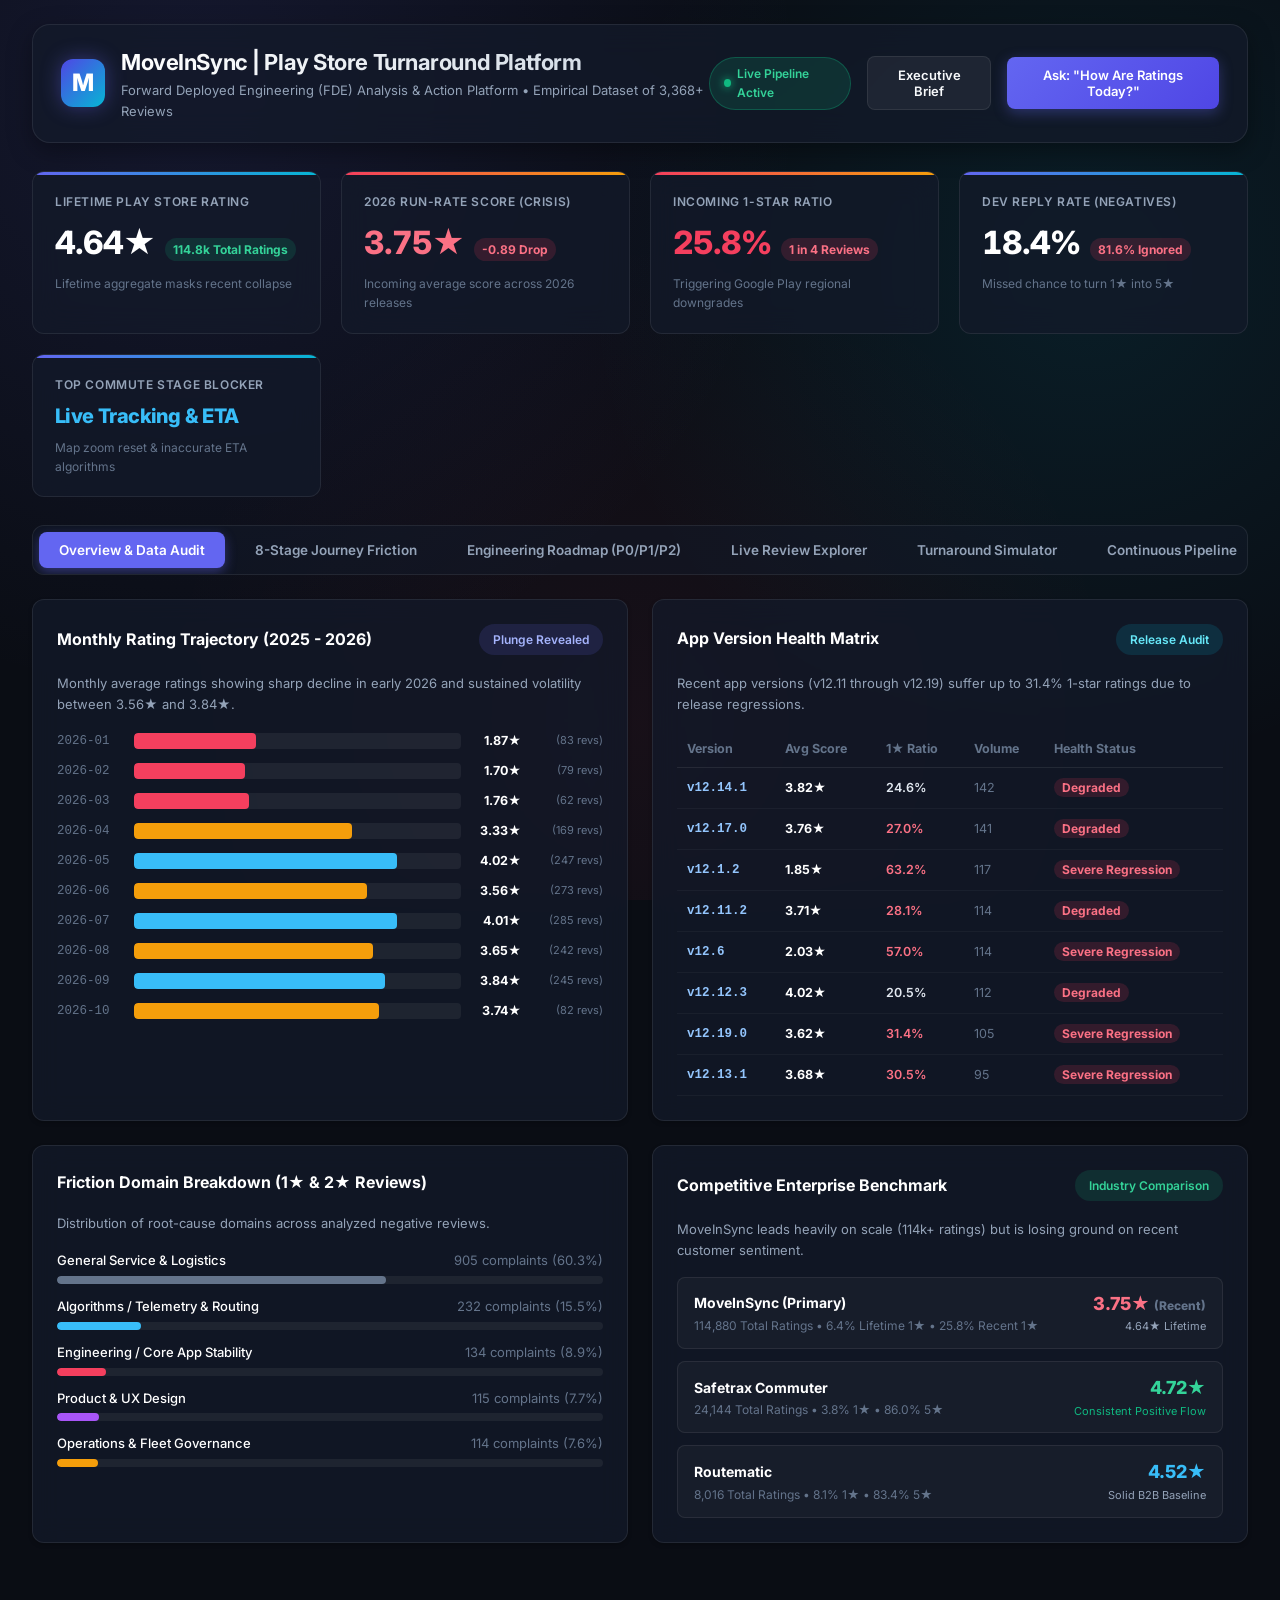
<file: index.html>
<!DOCTYPE html>
<html lang="en">
<head>
  <meta charset="UTF-8">
  <meta http-equiv="refresh" content="0; url=dashboard/index.html">
  <script type="text/javascript">
    window.location.href = "dashboard/index.html";
  </script>
  <title>Redirecting to MoveInSync Turnaround Dashboard...</title>
</head>
<body>
  <p>If you are not redirected automatically, follow this <a href="dashboard/index.html">link to the dashboard</a>.</p>
</body>
</html>
</file>
<file: dashboard/styles.css>
/* MoveInSync Play Store Intelligence Dashboard Stylesheet */
:root {
  --bg-primary: #0a0d14;
  --bg-secondary: #111726;
  --bg-card: rgba(19, 26, 42, 0.75);
  --bg-card-hover: rgba(26, 36, 58, 0.85);
  --bg-input: #151e30;
  
  --border-color: rgba(255, 255, 255, 0.08);
  --border-focus: rgba(99, 102, 241, 0.5);
  
  --text-primary: #f8fafc;
  --text-secondary: #94a3b8;
  --text-muted: #64748b;
  
  --primary: #6366f1;
  --primary-hover: #4f46e5;
  --primary-glow: rgba(99, 102, 241, 0.25);
  
  --accent-cyan: #06b6d4;
  --accent-emerald: #10b981;
  --accent-amber: #f59e0b;
  --accent-rose: #f43f5e;
  
  --font-family: 'Inter', -apple-system, BlinkMacSystemFont, "Segoe UI", Roboto, Helvetica, Arial, sans-serif;
  --radius-sm: 8px;
  --radius-md: 12px;
  --radius-lg: 18px;
  --radius-full: 9999px;
  
  --shadow-sm: 0 2px 4px rgba(0, 0, 0, 0.2);
  --shadow-md: 0 8px 24px rgba(0, 0, 0, 0.35);
  --shadow-lg: 0 16px 40px rgba(0, 0, 0, 0.5);
}

* {
  box-sizing: border-box;
  margin: 0;
  padding: 0;
}

body {
  font-family: var(--font-family);
  background-color: var(--bg-primary);
  color: var(--text-primary);
  line-height: 1.6;
  min-height: 100vh;
  position: relative;
  overflow-x: hidden;
  background-image: 
    radial-gradient(circle at 15% 10%, rgba(99, 102, 241, 0.12) 0%, transparent 45%),
    radial-gradient(circle at 85% 30%, rgba(6, 182, 212, 0.1) 0%, transparent 40%),
    radial-gradient(circle at 50% 80%, rgba(244, 63, 94, 0.06) 0%, transparent 50%);
  background-attachment: fixed;
}

.dashboard-container {
  max-width: 1440px;
  margin: 0 auto;
  padding: 24px 32px 64px;
}

/* Header Styles */
.dashboard-header {
  display: flex;
  justify-content: space-between;
  align-items: center;
  padding: 20px 28px;
  background: var(--bg-card);
  backdrop-filter: blur(16px);
  -webkit-backdrop-filter: blur(16px);
  border: 1px solid var(--border-color);
  border-radius: var(--radius-lg);
  margin-bottom: 28px;
  box-shadow: var(--shadow-md);
}

.brand-section {
  display: flex;
  align-items: center;
  gap: 16px;
}

.brand-logo {
  width: 48px;
  height: 48px;
  background: linear-gradient(135deg, #4f46e5, #06b6d4);
  border-radius: var(--radius-md);
  display: flex;
  align-items: center;
  justify-content: center;
  font-weight: 800;
  font-size: 24px;
  color: #fff;
  box-shadow: 0 0 20px rgba(99, 102, 241, 0.4);
}

.brand-text h1 {
  font-size: 22px;
  font-weight: 700;
  letter-spacing: -0.02em;
  background: linear-gradient(to right, #ffffff, #cbd5e1);
  -webkit-background-clip: text;
  -webkit-text-fill-color: transparent;
}

.brand-text p {
  font-size: 13px;
  color: var(--text-secondary);
}

.header-meta {
  display: flex;
  align-items: center;
  gap: 16px;
}

.badge {
  display: inline-flex;
  align-items: center;
  gap: 6px;
  padding: 6px 14px;
  font-size: 12px;
  font-weight: 600;
  border-radius: var(--radius-full);
}

.badge-live {
  background: rgba(16, 185, 129, 0.15);
  color: #34d399;
  border: 1px solid rgba(16, 185, 129, 0.3);
}

.badge-pulse {
  width: 8px;
  height: 8px;
  background: #10b981;
  border-radius: 50%;
  box-shadow: 0 0 8px #10b981;
  animation: pulse 2s infinite;
}

@keyframes pulse {
  0% { transform: scale(0.95); opacity: 0.8; }
  50% { transform: scale(1.3); opacity: 1; }
  100% { transform: scale(0.95); opacity: 0.8; }
}

.btn {
  display: inline-flex;
  align-items: center;
  gap: 8px;
  padding: 10px 18px;
  font-size: 13px;
  font-weight: 600;
  border-radius: var(--radius-sm);
  cursor: pointer;
  border: none;
  transition: all 0.2s ease;
  font-family: inherit;
}

.btn-primary {
  background: linear-gradient(135deg, #6366f1, #4f46e5);
  color: white;
  box-shadow: 0 4px 14px rgba(99, 102, 241, 0.35);
}

.btn-primary:hover {
  background: linear-gradient(135deg, #4f46e5, #4338ca);
  transform: translateY(-1px);
  box-shadow: 0 6px 20px rgba(99, 102, 241, 0.45);
}

.btn-secondary {
  background: rgba(255, 255, 255, 0.06);
  color: var(--text-primary);
  border: 1px solid var(--border-color);
}

.btn-secondary:hover {
  background: rgba(255, 255, 255, 0.1);
}

/* KPI Banner */
.kpi-grid {
  display: grid;
  grid-template-columns: repeat(auto-fit, minmax(230px, 1fr));
  gap: 20px;
  margin-bottom: 28px;
}

.kpi-card {
  background: var(--bg-card);
  backdrop-filter: blur(14px);
  border: 1px solid var(--border-color);
  border-radius: var(--radius-md);
  padding: 20px 22px;
  position: relative;
  overflow: hidden;
  transition: transform 0.2s ease, border-color 0.2s ease;
}

.kpi-card:hover {
  transform: translateY(-3px);
  border-color: rgba(99, 102, 241, 0.3);
}

.kpi-card::before {
  content: '';
  position: absolute;
  top: 0;
  left: 0;
  right: 0;
  height: 3px;
  background: linear-gradient(90deg, #6366f1, #06b6d4);
}

.kpi-card.crisis::before {
  background: linear-gradient(90deg, #f43f5e, #f59e0b);
}

.kpi-label {
  font-size: 12px;
  text-transform: uppercase;
  letter-spacing: 0.05em;
  color: var(--text-secondary);
  font-weight: 600;
  margin-bottom: 6px;
}

.kpi-value-row {
  display: flex;
  align-items: baseline;
  gap: 10px;
  margin-bottom: 6px;
}

.kpi-value {
  font-size: 32px;
  font-weight: 800;
  letter-spacing: -0.03em;
  color: #fff;
  font-variant-numeric: tabular-nums;
}

.kpi-badge {
  font-size: 12px;
  font-weight: 700;
  padding: 2px 8px;
  border-radius: var(--radius-full);
}

.kpi-badge.down {
  background: rgba(244, 63, 94, 0.15);
  color: #fb7185;
}

.kpi-badge.up {
  background: rgba(16, 185, 129, 0.15);
  color: #34d399;
}

.kpi-subtitle {
  font-size: 12px;
  color: var(--text-muted);
}

/* Tabs Navigation */
.tabs-nav {
  display: flex;
  gap: 10px;
  background: rgba(19, 26, 42, 0.5);
  padding: 6px;
  border-radius: var(--radius-md);
  border: 1px solid var(--border-color);
  margin-bottom: 24px;
  overflow-x: auto;
}

.tab-btn {
  background: transparent;
  border: none;
  padding: 10px 20px;
  font-size: 13.5px;
  font-weight: 600;
  color: var(--text-secondary);
  border-radius: var(--radius-sm);
  cursor: pointer;
  transition: all 0.2s ease;
  white-space: nowrap;
  font-family: inherit;
}

.tab-btn:hover {
  color: #fff;
  background: rgba(255, 255, 255, 0.04);
}

.tab-btn.active {
  background: var(--primary);
  color: #fff;
  box-shadow: 0 4px 12px rgba(99, 102, 241, 0.4);
}

/* Tab Content */
.tab-content {
  display: none;
  animation: fadeIn 0.3s ease;
}

.tab-content.active {
  display: block;
}

@keyframes fadeIn {
  from { opacity: 0; transform: translateY(6px); }
  to { opacity: 1; transform: translateY(0); }
}

/* Grid Layouts */
.grid-2col {
  display: grid;
  grid-template-columns: repeat(auto-fit, minmax(480px, 1fr));
  gap: 24px;
  margin-bottom: 24px;
}

.grid-3col {
  display: grid;
  grid-template-columns: repeat(auto-fit, minmax(320px, 1fr));
  gap: 20px;
  margin-bottom: 24px;
}

/* Card Styles */
.content-card {
  background: var(--bg-card);
  backdrop-filter: blur(14px);
  border: 1px solid var(--border-color);
  border-radius: var(--radius-md);
  padding: 24px;
  box-shadow: var(--shadow-sm);
}

.card-header {
  display: flex;
  justify-content: space-between;
  align-items: center;
  margin-bottom: 18px;
}

.card-title {
  font-size: 16px;
  font-weight: 700;
  color: #fff;
  display: flex;
  align-items: center;
  gap: 8px;
}

.card-desc {
  font-size: 13px;
  color: var(--text-secondary);
  margin-bottom: 16px;
}

/* Journey Funnel Visualizer */
.journey-funnel {
  display: flex;
  flex-direction: column;
  gap: 12px;
}

.journey-step {
  display: flex;
  align-items: center;
  gap: 16px;
  padding: 14px 18px;
  background: rgba(255, 255, 255, 0.02);
  border: 1px solid var(--border-color);
  border-radius: var(--radius-sm);
  transition: all 0.2s ease;
  cursor: pointer;
}

.journey-step:hover {
  background: rgba(255, 255, 255, 0.05);
  border-color: rgba(99, 102, 241, 0.3);
  transform: translateX(4px);
}

.step-num {
  width: 28px;
  height: 28px;
  border-radius: 50%;
  background: rgba(99, 102, 241, 0.2);
  color: #a5b4fc;
  display: flex;
  align-items: center;
  justify-content: center;
  font-weight: 700;
  font-size: 12px;
  flex-shrink: 0;
}

.step-info {
  flex-grow: 1;
}

.step-title {
  font-size: 14px;
  font-weight: 600;
  color: #fff;
  margin-bottom: 2px;
}

.step-sub {
  font-size: 12px;
  color: var(--text-muted);
}

.step-bar-container {
  width: 140px;
  display: flex;
  flex-direction: column;
  align-items: flex-end;
  gap: 4px;
}

.step-bar-bg {
  width: 100%;
  height: 6px;
  background: rgba(255, 255, 255, 0.08);
  border-radius: 3px;
  overflow: hidden;
}

.step-bar-fill {
  height: 100%;
  background: linear-gradient(90deg, #f59e0b, #f43f5e);
  border-radius: 3px;
}

.step-pct {
  font-size: 12px;
  font-weight: 700;
  color: #fb7185;
}

/* Roadmap Action Cards */
.roadmap-container {
  display: flex;
  flex-direction: column;
  gap: 20px;
}

.sprint-header {
  display: flex;
  align-items: center;
  gap: 12px;
  margin-top: 10px;
  margin-bottom: 4px;
}

.sprint-tag {
  padding: 4px 12px;
  font-size: 11.5px;
  font-weight: 700;
  border-radius: var(--radius-full);
  text-transform: uppercase;
  letter-spacing: 0.04em;
}

.tag-p0 {
  background: rgba(244, 63, 94, 0.2);
  color: #fda4af;
  border: 1px solid rgba(244, 63, 94, 0.4);
}

.tag-p1 {
  background: rgba(245, 158, 11, 0.2);
  color: #fde68a;
  border: 1px solid rgba(245, 158, 11, 0.4);
}

.tag-p2 {
  background: rgba(16, 185, 129, 0.2);
  color: #6ee7b7;
  border: 1px solid rgba(16, 185, 129, 0.4);
}

.action-card {
  background: rgba(255, 255, 255, 0.02);
  border: 1px solid var(--border-color);
  border-radius: var(--radius-md);
  padding: 22px;
  transition: all 0.2s ease;
}

.action-card:hover {
  background: rgba(255, 255, 255, 0.04);
  border-color: rgba(99, 102, 241, 0.4);
}

.action-header {
  display: flex;
  justify-content: space-between;
  align-items: flex-start;
  margin-bottom: 12px;
}

.action-title {
  font-size: 16px;
  font-weight: 700;
  color: #fff;
  display: flex;
  align-items: center;
  gap: 10px;
}

.action-meta {
  display: flex;
  gap: 8px;
}

.action-pill {
  font-size: 11px;
  padding: 3px 8px;
  background: rgba(255, 255, 255, 0.06);
  border-radius: var(--radius-full);
  color: var(--text-secondary);
}

.pill-impact {
  background: rgba(16, 185, 129, 0.15);
  color: #34d399;
  font-weight: 600;
}

.action-grid {
  display: grid;
  grid-template-columns: 1fr 1fr;
  gap: 16px;
  margin-top: 14px;
}

.action-box {
  background: rgba(0, 0, 0, 0.25);
  border-radius: var(--radius-sm);
  padding: 14px;
  border: 1px solid rgba(255, 255, 255, 0.04);
}

.action-box-title {
  font-size: 11px;
  text-transform: uppercase;
  font-weight: 700;
  letter-spacing: 0.04em;
  color: var(--text-muted);
  margin-bottom: 6px;
}

.action-box-content {
  font-size: 12.5px;
  color: #cbd5e1;
  line-height: 1.5;
}

.code-snippet {
  font-family: ui-monospace, SFMono-Regular, Menlo, Monaco, Consolas, monospace;
  font-size: 11px;
  background: #080c14;
  padding: 10px 12px;
  border-radius: 6px;
  color: #93c5fd;
  overflow-x: auto;
  margin-top: 6px;
  border: 1px solid rgba(255, 255, 255, 0.06);
}

/* Review Explorer */
.explorer-controls {
  display: flex;
  flex-wrap: wrap;
  gap: 12px;
  margin-bottom: 20px;
}

.search-input {
  flex-grow: 1;
  min-width: 240px;
  background: var(--bg-input);
  border: 1px solid var(--border-color);
  border-radius: var(--radius-sm);
  padding: 10px 16px;
  color: #fff;
  font-size: 13.5px;
  font-family: inherit;
}

.search-input:focus {
  outline: none;
  border-color: var(--border-focus);
  box-shadow: 0 0 0 3px var(--primary-glow);
}

.filter-select {
  background: var(--bg-input);
  border: 1px solid var(--border-color);
  border-radius: var(--radius-sm);
  padding: 10px 14px;
  color: #fff;
  font-size: 13px;
  font-family: inherit;
  cursor: pointer;
}

.filter-select:focus {
  outline: none;
  border-color: var(--border-focus);
}

.reviews-list {
  display: flex;
  flex-direction: column;
  gap: 14px;
  max-height: 640px;
  overflow-y: auto;
  padding-right: 6px;
}

.reviews-list::-webkit-scrollbar {
  width: 6px;
}
.reviews-list::-webkit-scrollbar-thumb {
  background: rgba(255, 255, 255, 0.15);
  border-radius: 3px;
}

.review-item {
  background: rgba(255, 255, 255, 0.02);
  border: 1px solid var(--border-color);
  border-radius: var(--radius-sm);
  padding: 16px 18px;
  transition: all 0.15s ease;
}

.review-item:hover {
  background: rgba(255, 255, 255, 0.04);
  border-color: rgba(99, 102, 241, 0.25);
}

.review-header {
  display: flex;
  justify-content: space-between;
  align-items: center;
  margin-bottom: 8px;
}

.review-user-info {
  display: flex;
  align-items: center;
  gap: 10px;
}

.stars {
  color: #f59e0b;
  font-size: 13px;
  letter-spacing: 1px;
}

.review-author {
  font-weight: 600;
  font-size: 13px;
  color: #fff;
}

.review-date-ver {
  font-size: 11.5px;
  color: var(--text-muted);
}

.review-tags {
  display: flex;
  gap: 6px;
  flex-wrap: wrap;
}

.review-tag {
  font-size: 11px;
  padding: 2px 7px;
  border-radius: var(--radius-full);
  background: rgba(99, 102, 241, 0.15);
  color: #a5b4fc;
}

.review-body {
  font-size: 13px;
  color: #e2e8f0;
  line-height: 1.5;
  margin-bottom: 8px;
}

.review-footer {
  display: flex;
  justify-content: space-between;
  align-items: center;
  font-size: 11.5px;
  color: var(--text-muted);
}

.reply-banner {
  margin-top: 10px;
  padding: 10px 14px;
  background: rgba(16, 185, 129, 0.08);
  border-left: 3px solid #10b981;
  border-radius: 4px;
  font-size: 12px;
  color: #cbd5e1;
}

.reply-header {
  font-weight: 700;
  color: #34d399;
  margin-bottom: 3px;
}

/* Simulator Styles */
.sim-controls {
  display: grid;
  grid-template-columns: repeat(auto-fit, minmax(260px, 1fr));
  gap: 20px;
  margin-bottom: 24px;
  background: rgba(255, 255, 255, 0.02);
  padding: 20px;
  border-radius: var(--radius-md);
  border: 1px solid var(--border-color);
}

.sim-slider-group {
  display: flex;
  flex-direction: column;
  gap: 8px;
}

.sim-slider-label {
  display: flex;
  justify-content: space-between;
  font-size: 13px;
  font-weight: 600;
  color: var(--text-primary);
}

.sim-slider {
  width: 100%;
  accent-color: var(--primary);
  cursor: pointer;
}

.sim-metrics-grid {
  display: grid;
  grid-template-columns: repeat(4, 1fr);
  gap: 16px;
  margin-bottom: 24px;
}

.sim-metric-card {
  background: rgba(0, 0, 0, 0.3);
  border-radius: var(--radius-sm);
  padding: 16px;
  text-align: center;
  border: 1px solid rgba(255, 255, 255, 0.05);
}

.sim-metric-val {
  font-size: 26px;
  font-weight: 800;
  color: #38bdf8;
  margin-bottom: 4px;
}

.sim-metric-title {
  font-size: 12px;
  color: var(--text-muted);
}

/* Modal styles for on-demand report */
.modal-overlay {
  display: none;
  position: fixed;
  top: 0;
  left: 0;
  right: 0;
  bottom: 0;
  background: rgba(0, 0, 0, 0.8);
  backdrop-filter: blur(8px);
  z-index: 1000;
  align-items: center;
  justify-content: center;
  padding: 24px;
}

.modal-overlay.active {
  display: flex;
}

.modal-card {
  background: var(--bg-secondary);
  border: 1px solid var(--border-color);
  border-radius: var(--radius-lg);
  max-width: 800px;
  width: 100%;
  max-height: 85vh;
  overflow-y: auto;
  padding: 32px;
  position: relative;
  box-shadow: var(--shadow-lg);
}

.modal-close {
  position: absolute;
  top: 20px;
  right: 20px;
  background: rgba(255, 255, 255, 0.08);
  border: none;
  color: #fff;
  width: 32px;
  height: 32px;
  border-radius: 50%;
  cursor: pointer;
  font-size: 16px;
  display: flex;
  align-items: center;
  justify-content: center;
}

/* Responsive adjustments */
@media (max-width: 900px) {
  .dashboard-header {
    flex-direction: column;
    align-items: flex-start;
    gap: 16px;
  }
  .grid-2col {
    grid-template-columns: 1fr;
  }
  .action-grid {
    grid-template-columns: 1fr;
  }
  .sim-metrics-grid {
    grid-template-columns: repeat(2, 1fr);
  }
}
</file>
